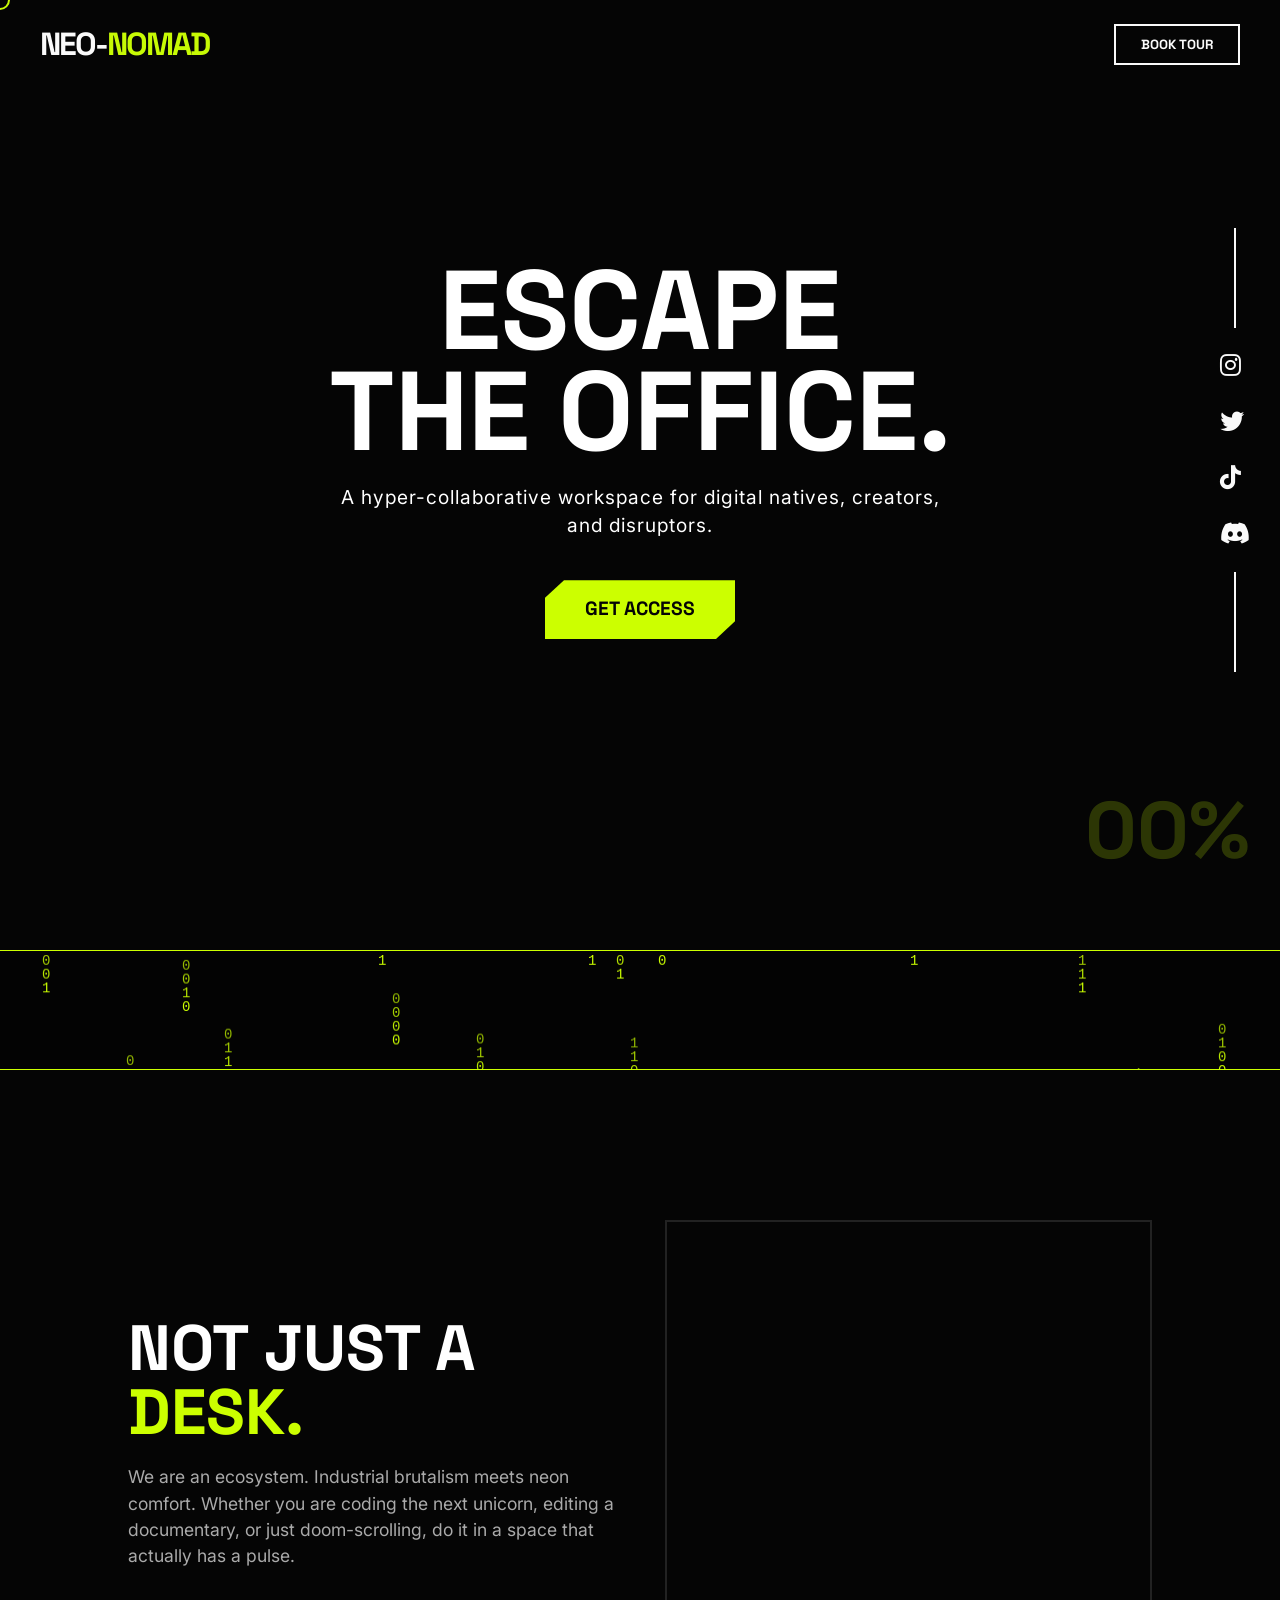
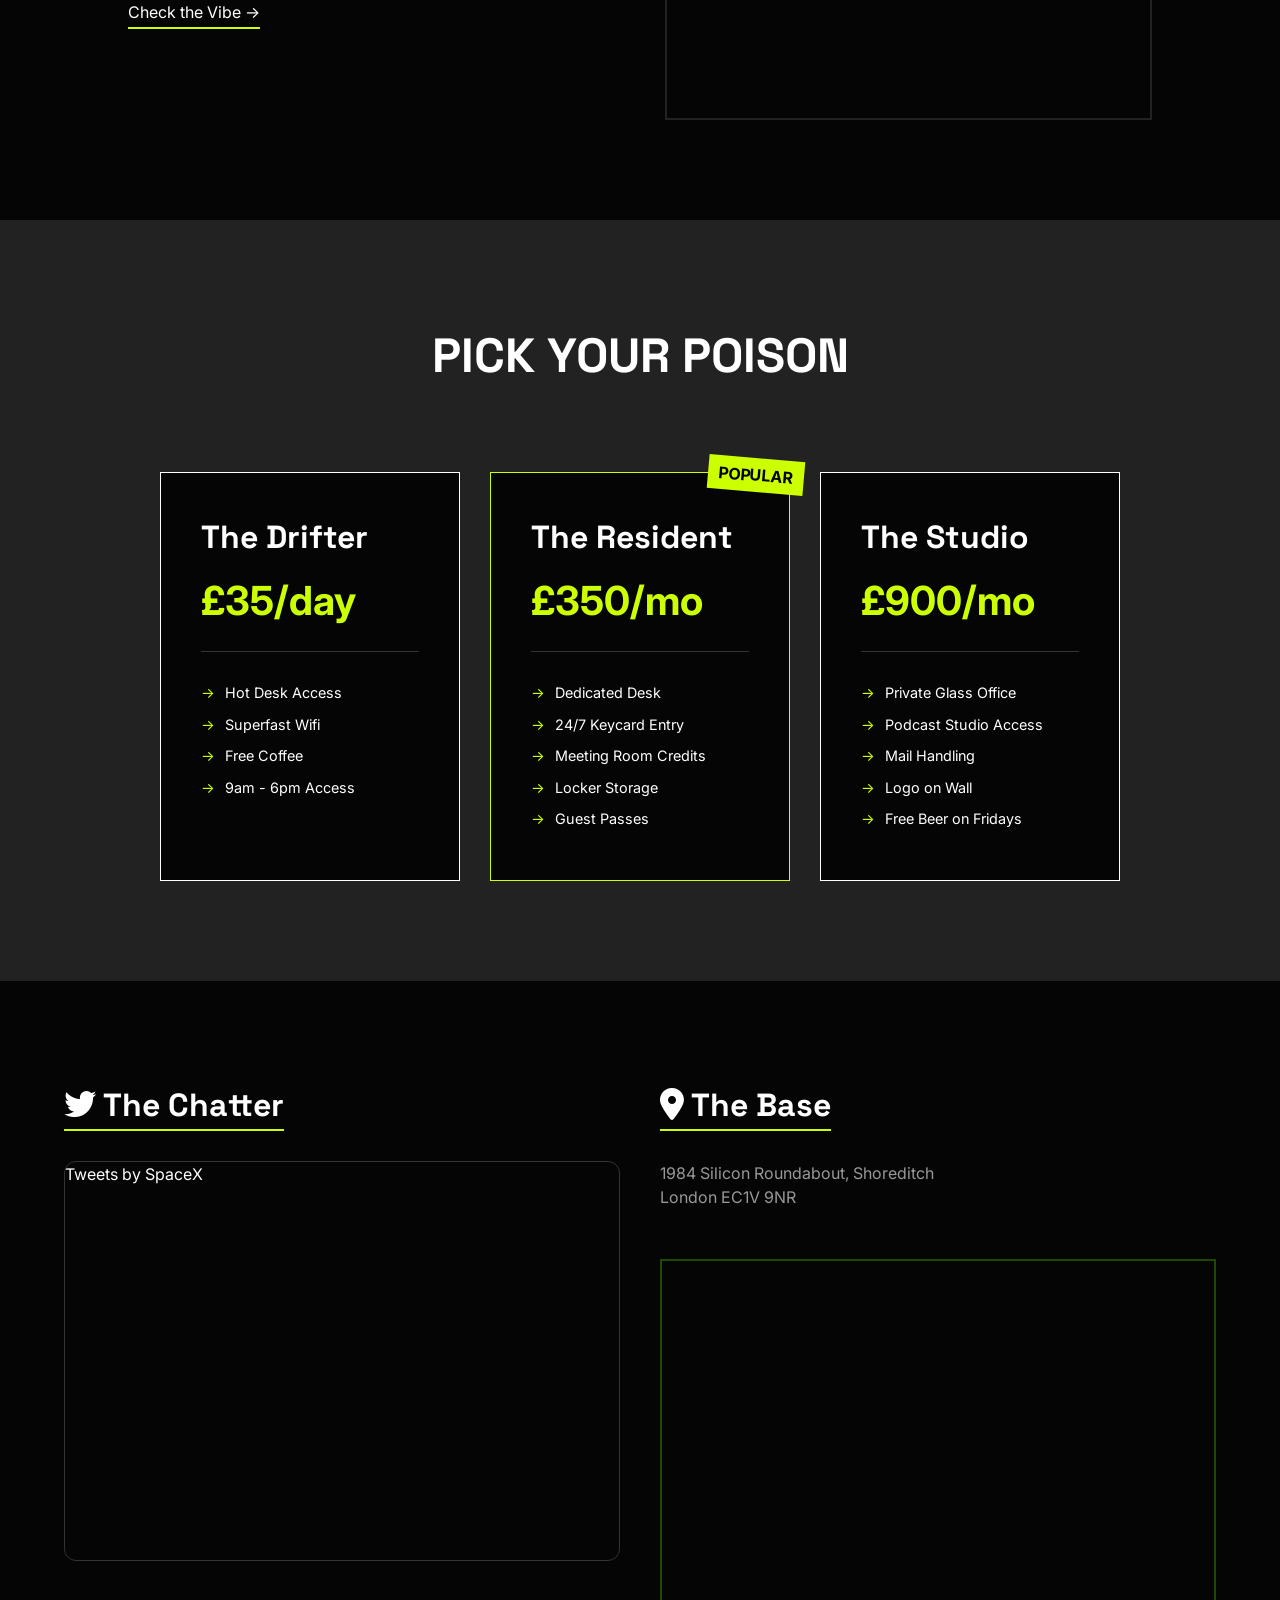
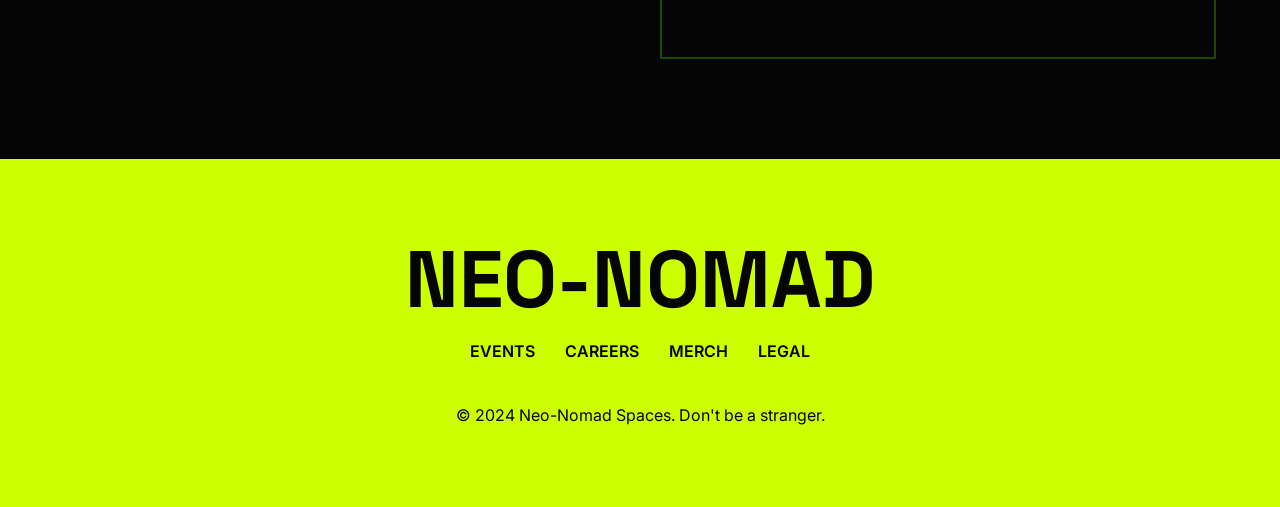
<file: Example2.html>
<!DOCTYPE html>
<html lang="en">
  <head>
    <meta charset="UTF-8" />
    <meta name="viewport" content="width=device-width, initial-scale=1.0" />
    <title>NEO-NOMAD | Coworking for Creators</title>

    <!-- Google Fonts: Space Grotesk for Headings, Inter for Body -->
    <link rel="preconnect" href="https://fonts.googleapis.com" />
    <link rel="preconnect" href="https://fonts.gstatic.com" crossorigin />
    <link
      href="https://fonts.googleapis.com/css2?family=Inter:wght@300;400;600&family=Space+Grotesk:wght@400;500;700&display=swap"
      rel="stylesheet"
    />

    <!-- Font Awesome -->
    <link
      rel="stylesheet"
      href="https://cdnjs.cloudflare.com/ajax/libs/font-awesome/6.4.0/css/all.min.css"
    />

    <style>
      /* --- VARIABLES & BASICS --- */
      :root {
        --acid: #ccff00; /* Neon Lime */
        --black: #050505;
        --white: #ffffff;
        --gray: #222222;
        --border: 2px solid var(--white);
        --font-head: "Space Grotesk", sans-serif;
        --font-body: "Inter", sans-serif;
      }

      * {
        margin: 0;
        padding: 0;
        box-sizing: border-box;
        cursor: none; /* Custom Cursor enabled */
      }

      html {
        scroll-behavior: smooth;
      }

      body {
        background-color: var(--black);
        color: var(--white);
        font-family: var(--font-body);
        overflow-x: hidden;
        line-height: 1.5;
      }

      ::selection {
        background: var(--acid);
        color: var(--black);
      }

      a {
        text-decoration: none;
        color: inherit;
      }

      /* --- CUSTOM SCROLLBAR & PROGRESS --- */
      ::-webkit-scrollbar {
        width: 12px;
      }
      ::-webkit-scrollbar-track {
        background: var(--black);
      }
      ::-webkit-scrollbar-thumb {
        background: var(--acid);
        border: 2px solid var(--black);
      }
      ::-webkit-scrollbar-thumb:hover {
        background: var(--white);
      }

      /* --- CUSTOM CURSOR --- */
      .cursor {
        width: 20px;
        height: 20px;
        border: 2px solid var(--acid);
        border-radius: 50%;
        position: fixed;
        pointer-events: none;
        z-index: 9999;
        transform: translate(-50%, -50%);
        transition: width 0.3s, height 0.3s, background 0.3s;
        mix-blend-mode: difference;
      }

      .cursor.hovered {
        width: 50px;
        height: 50px;
        background: var(--acid);
        border-color: var(--acid);
        opacity: 0.8;
      }

      /* --- PINNED SIDEBAR --- */
      .pinned-socials {
        position: fixed;
        right: 30px;
        top: 50%;
        transform: translateY(-50%);
        display: flex;
        flex-direction: column;
        gap: 20px;
        z-index: 100;
        mix-blend-mode: difference;
      }

      .pinned-socials a {
        font-size: 1.5rem;
        color: var(--white);
        transition: 0.3s;
      }

      .pinned-socials a:hover {
        color: var(--acid);
        transform: scale(1.2);
      }

      .vertical-line {
        width: 2px;
        height: 100px;
        background: var(--white);
        margin: 0 auto;
      }

      /* --- SCROLL HUD (Digital Counter) --- */
      .scroll-hud {
        position: fixed;
        bottom: 30px;
        right: 30px;
        font-family: var(--font-head);
        font-weight: 700;
        font-size: 5rem;
        color: var(--acid);
        opacity: 0.2;
        z-index: 9998;
        pointer-events: none;
        mix-blend-mode: difference;
        line-height: 1;
      }

      /* --- NAV --- */
      nav {
        position: fixed;
        top: 0;
        width: 100%;
        padding: 20px 40px;
        display: flex;
        justify-content: space-between;
        align-items: center;
        z-index: 1000;
        mix-blend-mode: difference; /* Cool overlay effect */
      }

      .logo {
        font-family: var(--font-head);
        font-weight: 700;
        font-size: 2rem;
        text-transform: uppercase;
        letter-spacing: -2px;
        position: relative;
      }

      .logo span {
        color: var(--acid);
      }

      .nav-btn {
        border: 2px solid var(--white);
        padding: 10px 25px;
        font-family: var(--font-head);
        font-weight: 700;
        text-transform: uppercase;
        background: transparent;
        color: var(--white);
        transition: 0.3s;
      }

      .nav-btn:hover {
        background: var(--white);
        color: var(--black);
        box-shadow: 4px 4px 0 var(--acid);
      }

      /* --- HERO (VIDEO BG) --- */
      .hero {
        height: 100vh;
        width: 100%;
        position: relative;
        display: flex;
        align-items: center;
        justify-content: center;
        overflow: hidden;
      }

      .video-bg {
        position: absolute;
        top: 0;
        left: 0;
        width: 100%;
        height: 100%;
        object-fit: cover;
        opacity: 0.5;
        z-index: -1;
        filter: grayscale(100%) contrast(1.2);
      }

      .hero-content {
        text-align: center;
        z-index: 2;
        padding: 0 20px;
      }

      .hero h1 {
        font-family: var(--font-head);
        font-size: 7rem;
        line-height: 0.9;
        text-transform: uppercase;
        margin-bottom: 20px;
        mix-blend-mode: overlay;
      }

      .hero p {
        font-size: 1.2rem;
        max-width: 600px;
        margin: 0 auto 40px;
        letter-spacing: 1px;
      }

      .cta-btn {
        display: inline-block;
        background: var(--acid);
        color: var(--black);
        padding: 15px 40px;
        font-family: var(--font-head);
        font-weight: 700;
        font-size: 1.2rem;
        text-transform: uppercase;
        border: none;
        transition: 0.3s;
        clip-path: polygon(10% 0, 100% 0, 100% 70%, 90% 100%, 0 100%, 0 30%);
      }

      .cta-btn:hover {
        transform: translateY(-5px) skewX(-5deg);
        box-shadow: 0 0 20px rgba(204, 255, 0, 0.6);
      }

      /* --- BINARY RAIN DIVIDER --- */
      .binary-divider {
        width: 100%;
        height: 120px;
        background: var(--black);
        border-top: 1px solid var(--acid);
        border-bottom: 1px solid var(--acid);
        margin: 50px 0;
        position: relative;
        overflow: hidden;
      }

      canvas#binaryCanvas {
        display: block;
        width: 100%;
        height: 100%;
      }

      /* --- VIBE CHECK (PARALLAX) --- */
      .vibe-section {
        padding: 100px 10%;
        position: relative;
      }

      .vibe-grid {
        display: grid;
        grid-template-columns: 1fr 1fr;
        gap: 50px;
        align-items: center;
      }

      .vibe-text h2 {
        font-family: var(--font-head);
        font-size: 4rem;
        margin-bottom: 20px;
        line-height: 1;
      }

      .vibe-text span {
        color: var(--acid);
        display: block;
      }

      .parallax-wrapper {
        height: 500px;
        width: 100%;
        position: relative;
        overflow: hidden;
        border: 2px solid var(--gray);
      }

      .parallax-img {
        width: 100%;
        height: 140%;
        background-image: url("https://images.unsplash.com/photo-1497366216548-37526070297c?ixlib=rb-4.0.3&auto=format&fit=crop&w=1632&q=80");
        background-size: cover;
        background-position: center;
        position: absolute;
        top: -20%;
      }

      /* --- PRICING CARDS --- */
      .pricing {
        padding: 100px 5%;
        background: var(--gray);
      }

      .pricing-header {
        text-align: center;
        font-family: var(--font-head);
        font-size: 3rem;
        margin-bottom: 80px;
        text-transform: uppercase;
      }

      .card-container {
        display: flex;
        flex-wrap: wrap;
        justify-content: center;
        gap: 30px;
      }

      .card {
        background: var(--black);
        border: 1px solid var(--white);
        padding: 40px;
        width: 300px;
        position: relative;
        transition: 0.4s cubic-bezier(0.175, 0.885, 0.32, 1.275);
      }

      .card:hover {
        transform: translateY(-20px) rotate(3deg);
        border-color: var(--acid);
        box-shadow: 10px 10px 0 var(--acid);
      }

      .card h3 {
        font-family: var(--font-head);
        font-size: 2rem;
        margin-bottom: 10px;
      }

      .price {
        font-size: 2.5rem;
        font-weight: 700;
        color: var(--acid);
        margin-bottom: 30px;
        border-bottom: 1px solid #333;
        padding-bottom: 20px;
      }

      .features li {
        list-style: none;
        margin-bottom: 10px;
        font-size: 0.9rem;
      }

      .features li::before {
        content: "→";
        color: var(--acid);
        margin-right: 10px;
      }

      /* --- SOCIAL EMBEDS & MAP --- */
      .social-feed {
        padding: 100px 5%;
        background: var(--black);
      }

      .feed-grid {
        display: grid;
        grid-template-columns: 1fr 1fr;
        gap: 40px;
      }

      .social-column h3 {
        font-family: var(--font-head);
        font-size: 2rem;
        margin-bottom: 30px;
        border-bottom: 2px solid var(--acid);
        display: inline-block;
      }

      /* Faux Tweets/Posts for stability */
      .social-post {
        background: #111;
        border: 1px solid #333;
        padding: 20px;
        margin-bottom: 20px;
        border-radius: 12px;
        transition: 0.3s;
      }

      .social-post:hover {
        border-color: var(--acid);
        background: #151515;
      }

      .post-header {
        display: flex;
        align-items: center;
        margin-bottom: 15px;
      }

      .avatar {
        width: 40px;
        height: 40px;
        border-radius: 50%;
        background: #444;
        margin-right: 10px;
      }

      .handle {
        font-weight: bold;
        font-size: 0.9rem;
      }

      .handle span {
        color: #777;
        font-weight: normal;
      }

      .map-wrapper {
        height: 400px;
        width: 100%;
        filter: invert(90%) hue-rotate(180deg); /* Cool inverted map effect */
        border: 2px solid var(--acid);
        margin-top: 50px;
      }

      /* --- FOOTER --- */
      footer {
        background: var(--acid);
        color: var(--black);
        padding: 80px 5%;
        text-align: center;
      }

      .footer-logo {
        font-family: var(--font-head);
        font-size: 5rem;
        font-weight: 700;
        line-height: 1;
        margin-bottom: 20px;
      }

      .footer-links {
        display: flex;
        justify-content: center;
        gap: 30px;
        margin-bottom: 40px;
        font-weight: 600;
        text-transform: uppercase;
      }

      .footer-links a:hover {
        text-decoration: underline;
      }

      /* --- RESPONSIVE --- */
      @media (max-width: 768px) {
        .hero h1 {
          font-size: 3.5rem;
        }
        .vibe-grid {
          grid-template-columns: 1fr;
        }
        .feed-grid {
          grid-template-columns: 1fr;
        }
        .pinned-socials {
          display: none;
        }
        .marquee {
          transform: rotate(0);
        }
        .footer-logo {
          font-size: 3rem;
        }
      }

      /* --- UTILS --- */
      .reveal {
        opacity: 0;
        transform: translateY(50px);
        transition: 1s all ease;
      }
      .reveal.active {
        opacity: 1;
        transform: translateY(0);
      }
    </style>
  </head>
  <body>
    <!-- CUSTOM CURSOR -->
    <div class="cursor"></div>

    <!-- SCROLL HUD -->
    <div class="scroll-hud" id="scrollHud">00%</div>

    <!-- PINNED SOCIALS -->
    <div class="pinned-socials">
      <div class="vertical-line"></div>
      <a href="#" class="cursor-hover"><i class="fab fa-instagram"></i></a>
      <a href="#" class="cursor-hover"><i class="fab fa-twitter"></i></a>
      <a href="#" class="cursor-hover"><i class="fab fa-tiktok"></i></a>
      <a href="#" class="cursor-hover"><i class="fab fa-discord"></i></a>
      <div class="vertical-line"></div>
    </div>

    <!-- NAV -->
    <nav>
      <a href="#" class="logo cursor-hover">NEO-<span>NOMAD</span></a>
      <button class="nav-btn cursor-hover">Book Tour</button>
    </nav>

    <!-- HERO SECTION -->
    <section class="hero">
      <video autoplay muted loop playsinline class="video-bg">
        <!-- Using a copyright-free tech/city video -->
        <source
          src="https://videos.pexels.com/video-files/3129671/3129671-uhd_2560_1440_30fps.mp4"
          type="video/mp4"
        />
      </video>

      <div class="hero-content">
        <h1>Escape<br />The Office.</h1>
        <p>
          A hyper-collaborative workspace for digital natives, creators, and
          disruptors.
        </p>
        <a href="#pricing" class="cta-btn cursor-hover">Get Access</a>
      </div>
    </section>

    <!-- BINARY RAIN DIVIDER -->
    <div class="binary-divider"><canvas id="binaryCanvas"></canvas></div>

    <!-- VIBE SECTION -->
    <section class="vibe-section">
      <div class="vibe-grid">
        <div class="vibe-text reveal">
          <h2>NOT JUST A<br /><span>DESK.</span></h2>
          <p style="font-size: 1.1rem; color: #aaa; margin-bottom: 30px;">
            We are an ecosystem. Industrial brutalism meets neon comfort.
            Whether you are coding the next unicorn, editing a documentary, or
            just doom-scrolling, do it in a space that actually has a pulse.
          </p>
          <a
            href="#"
            style="border-bottom: 2px solid var(--acid); padding-bottom: 5px;"
            class="cursor-hover"
            >Check the Vibe -></a
          >
        </div>
        <div class="parallax-wrapper reveal">
          <div class="parallax-img" id="parallax-bg"></div>
        </div>
      </div>
    </section>

    <!-- PRICING -->
    <section id="pricing" class="pricing">
      <h2 class="pricing-header reveal">Pick Your Poison</h2>
      <div class="card-container">
        <!-- Card 1 -->
        <div class="card cursor-hover reveal">
          <h3>The Drifter</h3>
          <div class="price">£35<span>/day</span></div>
          <ul class="features">
            <li>Hot Desk Access</li>
            <li>Superfast Wifi</li>
            <li>Free Coffee</li>
            <li>9am - 6pm Access</li>
          </ul>
        </div>
        <!-- Card 2 -->
        <div
          class="card cursor-hover reveal"
          style="border-color: var(--acid);"
        >
          <div
            style="position: absolute; top: -15px; right: -15px; background: var(--acid); color: black; padding: 5px 10px; font-weight: bold; transform: rotate(5deg);"
          >
            POPULAR
          </div>
          <h3>The Resident</h3>
          <div class="price">£350<span>/mo</span></div>
          <ul class="features">
            <li>Dedicated Desk</li>
            <li>24/7 Keycard Entry</li>
            <li>Meeting Room Credits</li>
            <li>Locker Storage</li>
            <li>Guest Passes</li>
          </ul>
        </div>
        <!-- Card 3 -->
        <div class="card cursor-hover reveal">
          <h3>The Studio</h3>
          <div class="price">£900<span>/mo</span></div>
          <ul class="features">
            <li>Private Glass Office</li>
            <li>Podcast Studio Access</li>
            <li>Mail Handling</li>
            <li>Logo on Wall</li>
            <li>Free Beer on Fridays</li>
          </ul>
        </div>
      </div>
    </section>

    <!-- SOCIAL & LOCATION -->
    <section class="social-feed">
      <div class="feed-grid">
        <!-- Twitter/X Column -->
        <div class="social-column reveal">
          <h3><i class="fab fa-twitter"></i> The Chatter</h3>

          <div
            class="cursor-hover"
            style="border: 1px solid #333; border-radius: 12px; overflow: hidden; min-height: 400px;"
          >
            <a
              class="twitter-timeline"
              data-height="400"
              data-theme="dark"
              href="https://twitter.com/SpaceX?ref_src=twsrc%5Etfw"
              >Tweets by SpaceX</a
            >
            <script
              async
              src="https://platform.twitter.com/widgets.js"
              charset="utf-8"
            ></script>
          </div>
        </div>

        <!-- Instagram/Location Column -->
        <div class="social-column reveal">
          <h3><i class="fas fa-map-marker-alt"></i> The Base</h3>
          <p style="color: #999; margin-bottom: 20px;">
            1984 Silicon Roundabout, Shoreditch<br />London EC1V 9NR
          </p>

          <div class="map-wrapper cursor-hover">
            <iframe
              src="https://www.google.com/maps/embed?pb=!1m18!1m12!1m3!1d2482.698749723666!2d-0.0861238840745678!3d51.52291061763565!2m3!1f0!2f0!3f0!3m2!1i1024!2i768!4f13.1!3m3!1m2!1s0x48761cb169920003%3A0x23522986d52963a7!2sShoreditch%2C%20London!5e0!3m2!1sen!2suk!4v1626359245123!5m2!1sen!2suk"
              width="100%"
              height="100%"
              style="border:0;"
              allowfullscreen=""
              loading="lazy"
            ></iframe>
          </div>
        </div>
      </div>
    </section>

    <!-- FOOTER -->
    <footer>
      <div class="footer-logo">NEO-NOMAD</div>
      <div class="footer-links">
        <a href="#" class="cursor-hover">Events</a>
        <a href="#" class="cursor-hover">Careers</a>
        <a href="#" class="cursor-hover">Merch</a>
        <a href="#" class="cursor-hover">Legal</a>
      </div>
      <p>&copy; 2024 Neo-Nomad Spaces. Don't be a stranger.</p>
    </footer>

    <!-- JAVASCRIPT -->
    <script>
      // --- CUSTOM CURSOR LOGIC ---
      const cursor = document.querySelector(".cursor");
      const hoverElements = document.querySelectorAll(".cursor-hover");

      document.addEventListener("mousemove", (e) => {
        cursor.style.left = e.clientX + "px";
        cursor.style.top = e.clientY + "px";
      });

      // --- SCROLL PROGRESS LOGIC ---
      window.addEventListener("scroll", () => {
        const winScroll =
          document.body.scrollTop || document.documentElement.scrollTop;
        const height =
          document.documentElement.scrollHeight -
          document.documentElement.clientHeight;
        const scrolled = (winScroll / height) * 100;
        document.getElementById("scrollHud").innerText =
          Math.round(scrolled)
            .toString()
            .padStart(2, "0") + "%";
      });

      hoverElements.forEach((el) => {
        el.addEventListener("mouseenter", () => {
          cursor.classList.add("hovered");
        });
        el.addEventListener("mouseleave", () => {
          cursor.classList.remove("hovered");
        });
      });

      // --- PARALLAX EFFECT FOR IMAGE ---
      window.addEventListener("scroll", () => {
        const parallaxBg = document.getElementById("parallax-bg");
        let offset = window.pageYOffset;
        // Adjust the background position based on scroll
        parallaxBg.style.transform = "translateY(" + offset * 0.1 + "px)";
      });

      // --- SCROLL REVEAL ANIMATION ---
      const revealElements = document.querySelectorAll(".reveal");

      const revealCallback = (entries, observer) => {
        entries.forEach((entry) => {
          if (entry.isIntersecting) {
            entry.target.classList.add("active");
          }
        });
      };

      const revealObserver = new IntersectionObserver(revealCallback, {
        threshold: 0.1,
      });

      revealElements.forEach((el) => {
        revealObserver.observe(el);
      });

      // --- BINARY RAIN EFFECT ---
      const canvas = document.getElementById("binaryCanvas");
      const ctx = canvas.getContext("2d");

      // Set canvas size
      function resizeCanvas() {
        canvas.width = canvas.parentElement.offsetWidth;
        canvas.height = canvas.parentElement.offsetHeight;
      }
      resizeCanvas();
      window.addEventListener("resize", resizeCanvas);

      // Matrix characters
      const binaryChars = "10"; // Simple binary
      const fontSize = 14;
      let columns = canvas.width / fontSize;

      // Array of drops - one per column
      let drops = [];
      function initDrops() {
        columns = canvas.width / fontSize;
        drops = [];
        for (let i = 0; i < columns; i++) {
          drops[i] = Math.random() * canvas.height; // Start at random heights
        }
      }
      initDrops();
      window.addEventListener("resize", initDrops);

      function drawBinary() {
        // Translucent black background to create trail effect
        ctx.fillStyle = "rgba(5, 5, 5, 0.1)";
        ctx.fillRect(0, 0, canvas.width, canvas.height);

        ctx.fillStyle = "#ccff00"; // var(--acid)
        ctx.font = fontSize + "px monospace";

        for (let i = 0; i < drops.length; i++) {
          const text = binaryChars.charAt(
            Math.floor(Math.random() * binaryChars.length),
          );
          ctx.fillText(text, i * fontSize, drops[i] * fontSize);

          // Reset drop to top randomly after it crosses bottom
          if (drops[i] * fontSize > canvas.height && Math.random() > 0.975) {
            drops[i] = 0;
          }

          // Increment y coordinate
          drops[i]++;
        }
      }

      setInterval(drawBinary, 50);
    </script>
  </body>
</html>
</file>
